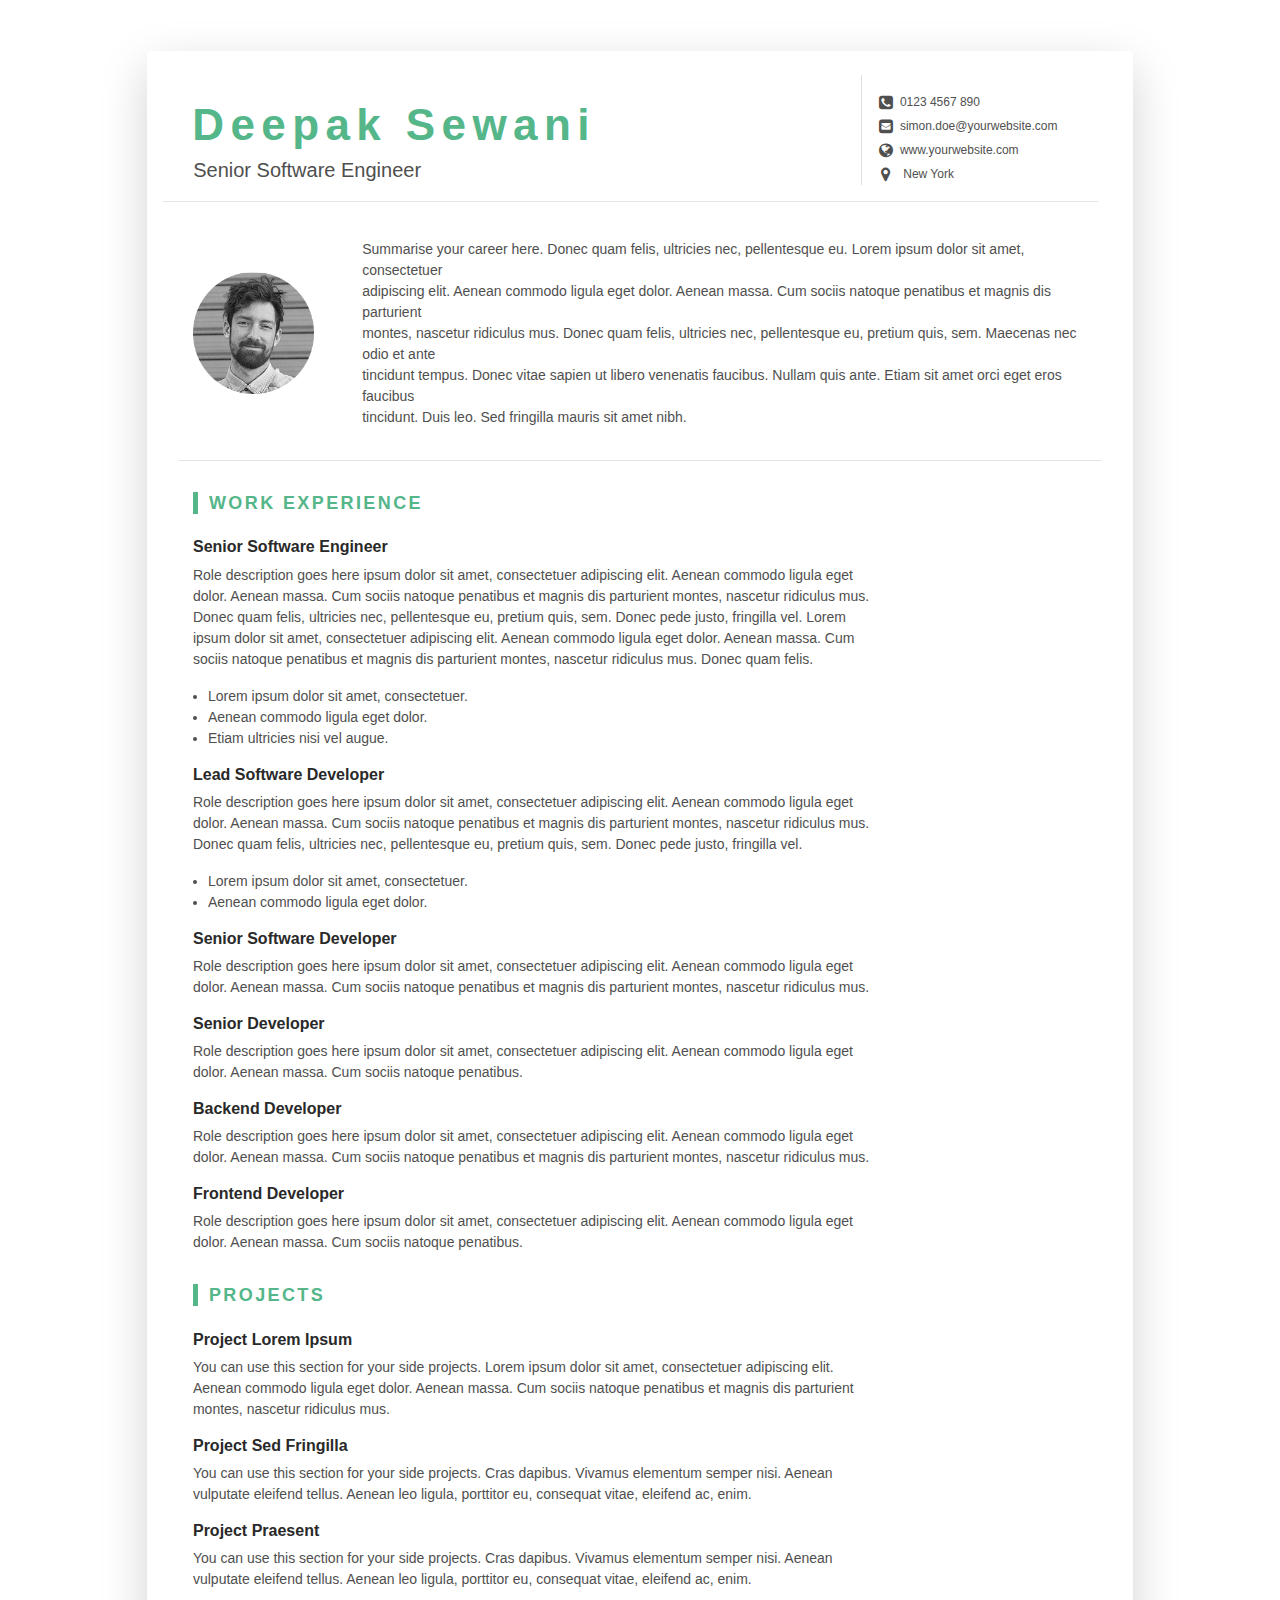
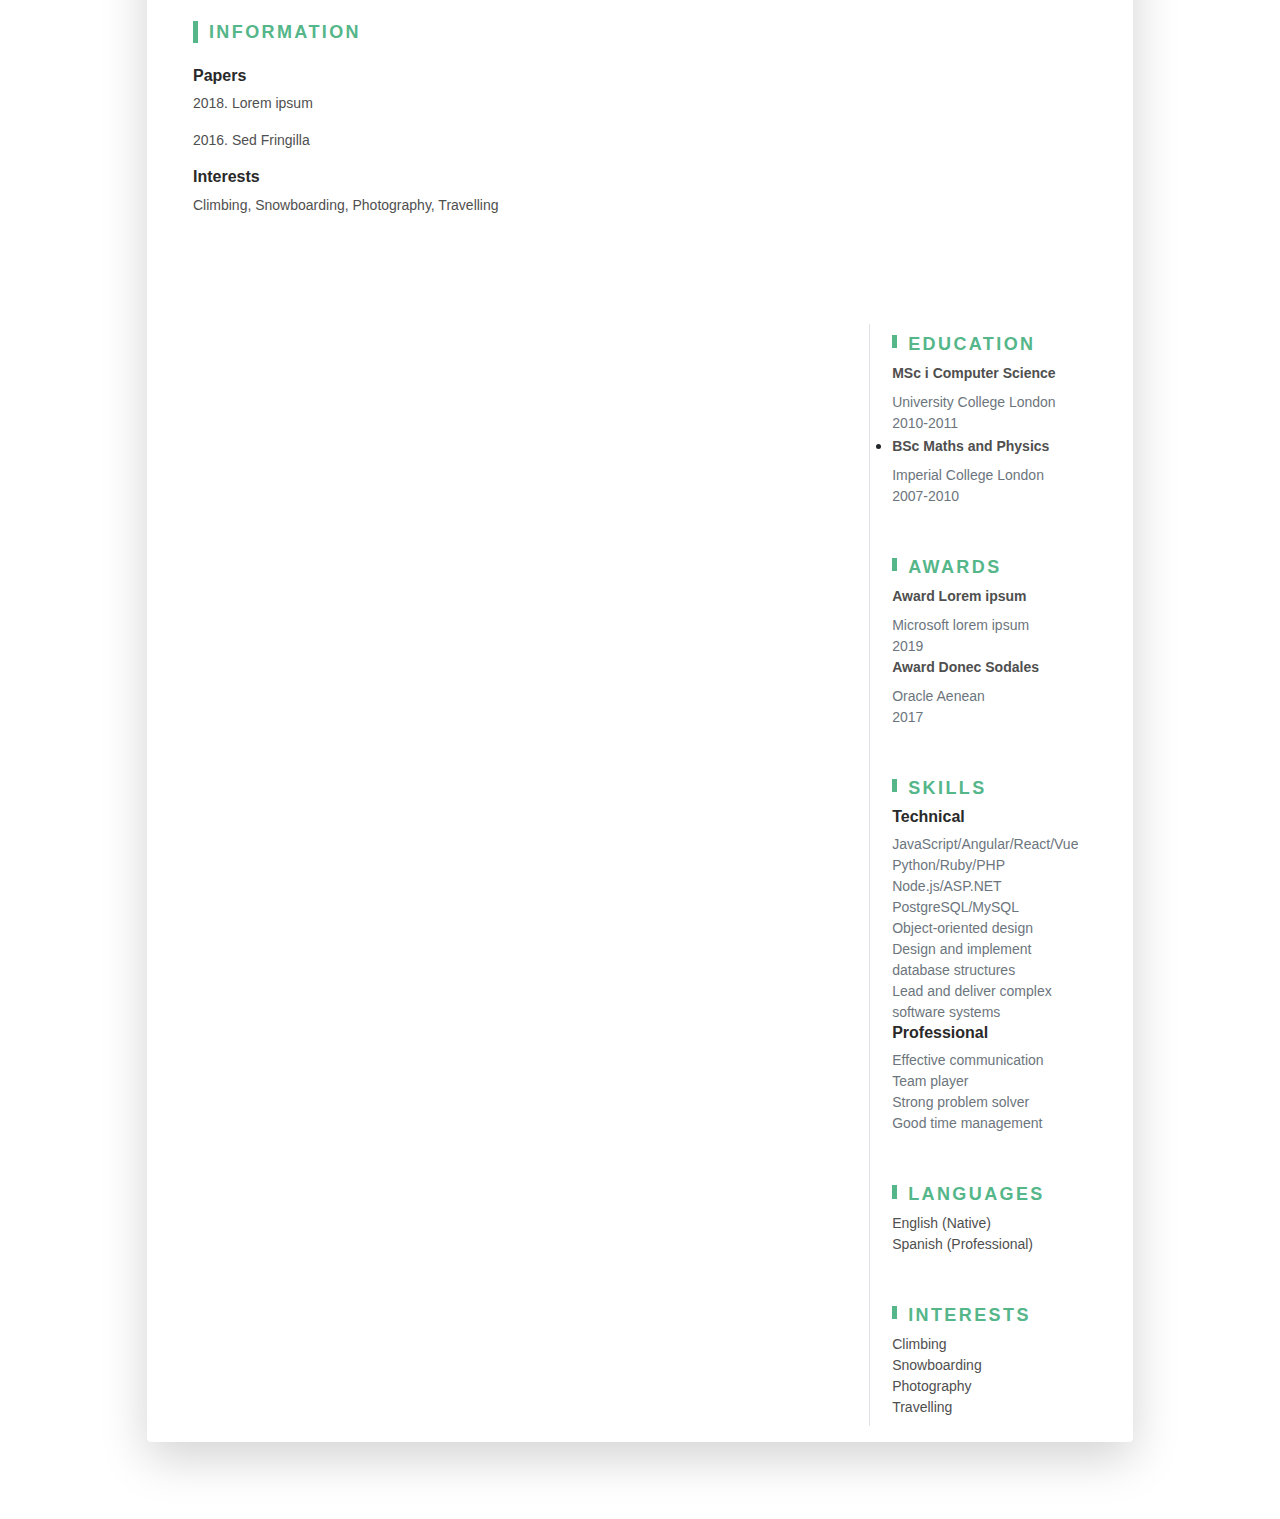
<file: personal_website_2/index.html>
<!DOCTYPE html>
<html>
<head>
    <meta charset="utf-8">
    <meta name="viewport" content="width=device-width, initial-scale=1">
    <link rel="stylesheet" href="https://maxcdn.bootstrapcdn.com/bootstrap/4.5.2/css/bootstrap.min.css">
    <script src="https://ajax.googleapis.com/ajax/libs/jquery/3.5.1/jquery.min.js"></script>
    <script src="https://cdnjs.cloudflare.com/ajax/libs/popper.js/1.16.0/umd/popper.min.js"></script>
    <script src="https://maxcdn.bootstrapcdn.com/bootstrap/4.5.2/js/bootstrap.min.js"></script>
    <link rel="stylesheet" href="https://cdnjs.cloudflare.com/ajax/libs/font-awesome/4.7.0/css/font-awesome.min.css">
    <link href="./style/style.css" rel="stylesheet"> 
    <title>
        Personal_website_2
    </title>
    <style>

    </style>
</head>
<body>

    
<div  class="shadow-lg p-3 margin4 bg-white rounded">
      <div class="d-flex justify-content-around flex-column">
        <div class="container">
            <div class="d-flex flex-column float-left">
                <!-- Content here -->
            
                <h1 class="resumename">Deepak Sewani</h1>
                <div class="resume-tagline mb-3 mb-md-0 jobpost">Senior Software Engineer</div>
                
            </div>   

            <ul class="list-unstyled mb-0 d-flex flex-column float-right mt-2 tagalign border-left">
                <li><i class="fa fa-phone-square fa-fw fa-lg mr-2"></i><a  href="#">0123 4567 890</a></li>
                <li><i class="fa fa-envelope-square fa-fw fa-lg mr-2"></i><a  href="mailto:#">simon.doe@yourwebsite.com</a></li>
                <li><i class="fa fa-globe fa-fw fa-lg mr-2"></i><a  href="#">www.yourwebsite.com</a></li>
                <li><i class="fa fa-map-marker fa-fw fa-lg mr-2"></i><a href="#" class=""> New York</a></li>
                
                
            
                
                
                
                
            </ul>
      </div>
      <hr class="borderwidth">
      </div> 

      

      <div class="d-flex justify-content-around flex-column">
          <div class="container">
      
      

      <div class="resume-intro py-3">

        <div class="media flex-column flex-md-row align-items-center">

            
            <img class="resume-profile-image mb-3 mb-md-0 mr-md-5 ml-md-0 rounded mx-auto imagealign" src="./assest/image/avatar.png" alt="image">
            

            <div class="media-body text-left">
                <p class="mb-0">
                     Summarise your career here. Donec quam felis, ultricies nec, pellentesque eu. Lorem ipsum dolor sit amet, consectetuer<br>
                     adipiscing elit. Aenean commodo ligula eget dolor. Aenean massa. Cum sociis natoque penatibus et magnis dis parturient<br>
                     montes, nascetur ridiculus mus. Donec quam felis, ultricies nec, pellentesque eu, pretium quis, sem.  Maecenas nec odio et ante<br>
                     tincidunt tempus. Donec vitae sapien ut libero venenatis faucibus. Nullam quis ante. Etiam sit amet orci eget eros faucibus<br>
                     tincidunt. Duis leo. Sed fringilla mauris sit amet nibh.</p>
            </div>

        </div>

    </div>
    <hr>
      </div>

      

      <div class="d-flex justify-content-around flex-column">
        <div class="container">
            <h3 class="text-uppercase resumeheading resumeheading5">Work Experience</h3>   
            <div class="workexpparg">        
            <h5 class="softwaredevheadin">Senior Software Engineer</h5>
            <!--<div class="text-muted text-right d-flex flex-row-reverse container">Google | 2019 - Present</div>-->
            <p  class="softwaredevheadinp">
                Role description goes here ipsum dolor sit amet, consectetuer adipiscing elit. Aenean commodo ligula eget<br>
                 dolor. Aenean massa. Cum sociis natoque penatibus et magnis dis parturient montes, nascetur ridiculus mus.<br>
                  Donec quam felis, ultricies nec, pellentesque eu, pretium quis, sem. Donec pede justo, fringilla vel. Lorem<br>
                   ipsum dolor sit amet, consectetuer adipiscing elit. Aenean commodo ligula eget dolor. Aenean massa. Cum<br>
                    sociis natoque penatibus et magnis dis parturient montes, nascetur ridiculus mus. Donec quam felis.
            </p>

            <ul class="container softwaredevheadinp"> 
                <li>Lorem ipsum dolor sit amet, consectetuer.</li>
                <li>Aenean commodo ligula eget dolor.</li>
                <li>Etiam ultricies nisi vel augue.</li>
            </ul>    

            <h5 class="softwaredevheadin">Lead Software Developer</h5>
            <!--<div class="text-muted text-right d-flex flex-row-reverse container">Google | 2019 - Present</div>-->
            <p class="softwaredevheadinp">
                Role description goes here ipsum dolor sit amet, consectetuer adipiscing elit. Aenean commodo ligula eget<br>
                 dolor. Aenean massa. Cum sociis natoque penatibus et magnis dis parturient montes, nascetur ridiculus mus.<br> 
                 Donec quam felis, ultricies nec, pellentesque eu, pretium quis, sem. Donec pede justo, fringilla vel.
            </p>

            <ul class="container softwaredevheadinp"> 
                <li>Lorem ipsum dolor sit amet, consectetuer.</li>
                <li>Aenean commodo ligula eget dolor.</li>                
            </ul>    

            <h5 class="softwaredevheadin">Senior Software Developer</h5>
            <!--<div class="text-muted text-right d-flex flex-row-reverse container">Google | 2019 - Present</div>-->
            <P class="softwaredevheadinp">
                Role description goes here ipsum dolor sit amet, consectetuer adipiscing elit. Aenean commodo ligula eget<br>
                 dolor. Aenean massa. Cum sociis natoque penatibus et magnis dis parturient montes, nascetur ridiculus mus.
            </P>

            <h5 class="softwaredevheadin">Senior Developer</h5>
            <!--<div class="text-muted text-right d-flex flex-row-reverse container">Google | 2019 - Present</div>-->
            <P class="softwaredevheadinp">
                Role description goes here ipsum dolor sit amet, consectetuer adipiscing elit. Aenean commodo ligula eget<br>
                 dolor. Aenean massa. Cum sociis natoque penatibus.
            </P>

            
            <h5 class="softwaredevheadin">Backend Developer</h5>
            <!--<div class="text-muted text-right d-flex flex-row-reverse container">Google | 2019 - Present</div>-->
          <P class="softwaredevheadinp">
            Role description goes here ipsum dolor sit amet, consectetuer adipiscing elit. Aenean commodo ligula eget<br>
             dolor. Aenean massa. Cum sociis natoque penatibus et magnis dis parturient montes, nascetur ridiculus mus.
          </P>

          <h5 class="softwaredevheadin">Frontend Developer</h5>
          <!--<div class="text-muted text-right d-flex flex-row-reverse container">Google | 2019 - Present</div>-->
          <P class="softwaredevheadinp">
            Role description goes here ipsum dolor sit amet, consectetuer adipiscing elit. Aenean commodo ligula eget<br>
             dolor. Aenean massa. Cum sociis natoque penatibus.
          </P>    
           </div> 


          <h3 class="text-uppercase resumeheading resumeheading5">Projects</h3>
              <div class="workexpparg">
          <h5 class="softwaredevheadin">Project Lorem Ipsum</h5>
          <!--<div class="text-muted text-right d-flex flex-row-reverse container">Google | 2019 - Present</div>-->
         <p class="softwaredevheadinp">
              You can use this section for your side projects. Lorem ipsum dolor sit amet, consectetuer adipiscing elit.<br>
              Aenean commodo ligula eget dolor. Aenean massa. Cum sociis natoque penatibus et magnis dis parturient<br>
              montes, nascetur ridiculus mus.
         </p>
        
         <h5 class="softwaredevheadin">Project Sed Fringilla</h5>
         <!--<div class="text-muted text-right d-flex flex-row-reverse container">Google | 2019 - Present</div>-->
      <p class="softwaredevheadinp">
        You can use this section for your side projects. Cras dapibus. Vivamus elementum semper nisi. Aenean<br>
         vulputate eleifend tellus. Aenean leo ligula, porttitor eu, consequat vitae, eleifend ac, enim.
      </p>

      <h5 class="softwaredevheadin">Project Praesent</h5>
      <!--<div class="text-muted text-right d-flex flex-row-reverse container">Google | 2019 - Present</div>-->
      <p class="softwaredevheadinp">
        You can use this section for your side projects. Cras dapibus. Vivamus elementum semper nisi. Aenean<br> 
        vulputate eleifend tellus. Aenean leo ligula, porttitor eu, consequat vitae, eleifend ac, enim.
      </p>
            </div>

   

      <h3 class="text-uppercase resumeheading resumeheading5">information</h3>
      <div class="workexpparg">
      <h5 class="softwaredevheadin">Papers</h5>
      <p class="softwaredevheadinp">2018. Lorem ipsum</p>
      <p class="softwaredevheadinp">2016. Sed Fringilla</p>

      <h5 class="softwaredevheadin">Interests</h5>
      <p class="softwaredevheadinp">Climbing, Snowboarding, Photography, Travelling</p>   
    </div>



      
      
      <div class="d-flex flex-column  float-right sidetagalign border-left">  

        <div class="p-2 bd-highlight " style="margin-left: 7%;">  
            <div class="mb-5">           
            <h3 class="text-uppercase resumeheading">Education</h3>
            <h5 class="msccomputer">MSc i Computer Science</h5>
            <li class="text-muted softwaredevheadinp list-unstyled">University College London</li>
            <li class="text-muted softwaredevheadinp list-unstyled">2010-2011<li>

            <h5 class="msccomputer">BSc Maths and Physics</h5>
            <li class="text-muted softwaredevheadinp list-unstyled">Imperial College London</li>
            <li class="text-muted softwaredevheadinp list-unstyled">2007-2010</li>
           </div>

            <div class="mt-5 mb-5">
            <h3 class="text-uppercase resumeheading">Awards</h3>
            <h5 class="msccomputer">Award Lorem ipsum</h5>
            <li class="text-muted softwaredevheadinp list-unstyled">Microsoft lorem ipsum</li>
            <li class="text-muted softwaredevheadinp list-unstyled">2019</li>

            <h5 class="msccomputer">Award Donec Sodales</h5>
            <li class="text-muted softwaredevheadinp list-unstyled">Oracle Aenean</li>
            <li class="text-muted softwaredevheadinp list-unstyled">2017</li>
            </div>


            <div class="mt-5 mb-5">
            <h3 class="text-uppercase resumeheading">Skills</h3>
            <h5 class="softwaredevheadin">Technical</h5>
            <li class="text-muted softwaredevheadinp list-unstyled">JavaScript/Angular/React/Vue</li>
            <li class="text-muted softwaredevheadinp list-unstyled">Python/Ruby/PHP</li>
            <li class="text-muted softwaredevheadinp list-unstyled">Node.js/ASP.NET</li>
            <li class="text-muted softwaredevheadinp list-unstyled">PostgreSQL/MySQL</li>
            <li class="text-muted softwaredevheadinp list-unstyled">Object-oriented design</li>
            <li class="text-muted softwaredevheadinp list-unstyled">Design and implement<br>database structures</li>
            <li class="text-muted softwaredevheadinp list-unstyled">Lead and deliver complex</li>
            <li class="text-muted softwaredevheadinp list-unstyled">software systems</li>

            <h5 class="softwaredevheadin">Professional</h5>
            <li class="text-muted softwaredevheadinp list-unstyled">Effective communication</li>
            <li class="text-muted softwaredevheadinp list-unstyled">Team player</li>
            <li class="text-muted softwaredevheadinp list-unstyled">Strong problem solver</li>
            <li  class="text-muted softwaredevheadinp list-unstyled">Good time management</li>
          </div>


             <div class="mt-5 mb-5">
            <h3 class="text-uppercase resumeheading">Languages</h3>
            <li class="softwaredevheadinp list-unstyled">English (Native)</li>
            <li class="softwaredevheadinp list-unstyled">Spanish (Professional)</li>
             </div>

            <h3 class="text-uppercase resumeheading">interests</h3>
            <li class="softwaredevheadinp list-unstyled">Climbing</li>
            <li class="softwaredevheadinp list-unstyled">Snowboarding</li>
            <li class="softwaredevheadinp list-unstyled">Photography</li>
            <li class="softwaredevheadinp list-unstyled">Travelling</li>        



        </div>

    </div>





        </div>
      </div>

    </div>




     
    

        
       
     


    









</body>
</html>
</file>
<file: personal_website_2/style/style.css>
* {
    margin: 0;
    padding: 0;
    box-sizing: border-box;
}


.margin4 {
    margin-top: 4%;
    margin-left: 11.5%;
    margin-right: 11.5%;
    margin-bottom: 6%;
}

.resumename {
    font-size: 2.75rem;
    font-weight: 900;
    letter-spacing: .4rem;
    color: #54b689;
    padding: 3rem !important;
    margin-right: auto !important;
    margin-left: -6.8%;
    margin-top: -3.2%;



}

.jobpost {
    font-size: 16px;
    font-size: 1.25rem;
    font-weight: 300;
    color: #4F4F4F;
    margin-left: 3%;
    margin-top: -10.6%;
   
    
}

.fa-map-marker, .fa-phone-square, .fa-envelope-square, .fa-globe  {
    color:#4f4f4f;
    font-size: 1rem;
    background-color:transparent;
    rotate: 360deg;
    padding-left: 4%;


}

.tagalign {
    padding-top: 1.5%;
    padding-left: 1%;
    margin-right: 4.8%;
    
}

.tagalign a {
    color: #4f4f4f;
    font-size: 12px;
}

.resume-profile-image {
    max-width: 136px;

}

.imagealign {
padding-left: 1.6%;
padding-top: 0.40%;

}

.resume-intro p {
    font-size: .875rem;
    color: #4f4f4f;
    font-weight: 400;
    line-height: 1.5;
    padding-top: 0.70%;
}

.borderwidth {
    width: 98%;
}

.resumeheading::before {
    content: " ";
    display: inline-block;
    width: 5px;
    height: 60%;
    background-color: #54b689;
    position: absolute;
    left: 0;
    margin-top: -0.2%;
    
}

.resumeheading {
    position: relative;
    padding-left: 1rem;
    font-size: 1.125rem;
    letter-spacing: .15rem;
    color: #54b689;
    font-weight: 700;
    line-height: 1.1;
    margin-top: 0;
    padding-top: 1.8%;
    
}

.resumeheading5 {
margin-left: 1.6%;
}

.softwaredevheadin {
    font-size: 1rem;
    color: #292929;
    font-weight: 700;
    line-height: 1.2;
}

.softwaredevheadinp {
font-weight: 400;
line-height: 1.5;
text-align: left;
font-size: .875rem;
color: #4f4f4f;
}

.workexpparg {
    padding-left: 1.6%;
    padding-top: 1.7%;
}

.msccomputer {
    font-weight: 700 !important;
    font-size: .875rem;
    color:#4f4f4f;
    line-height: 1.5;
    text-align: left;
}

.sidetagalign {
    margin-top: -138.6%;
    margin-right: 3.2%;
}

@media (min-width: 800px) and (max-width: 1350px) {
  
    /* CSS */
    .sidetagalign {
        margin-top: 10%;
        float: left;
        text-align: left;
    }
}
</file>
